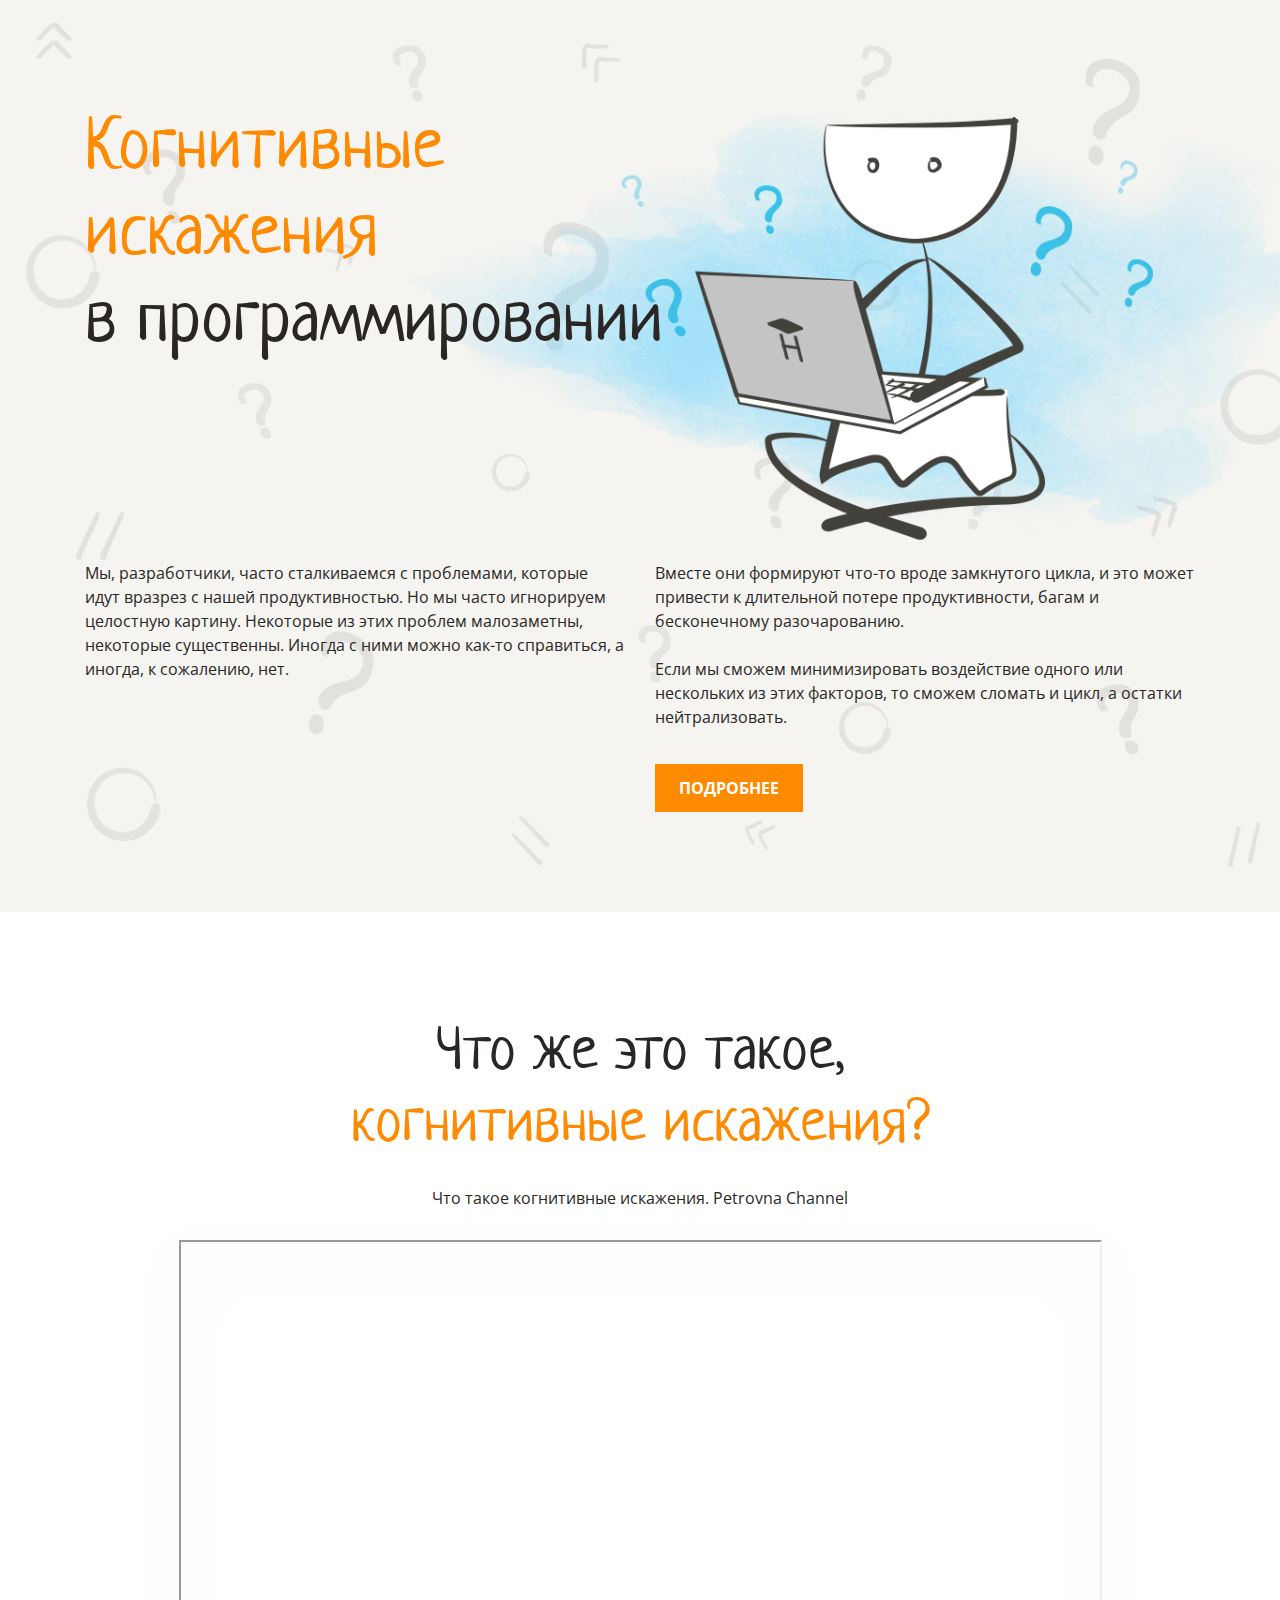
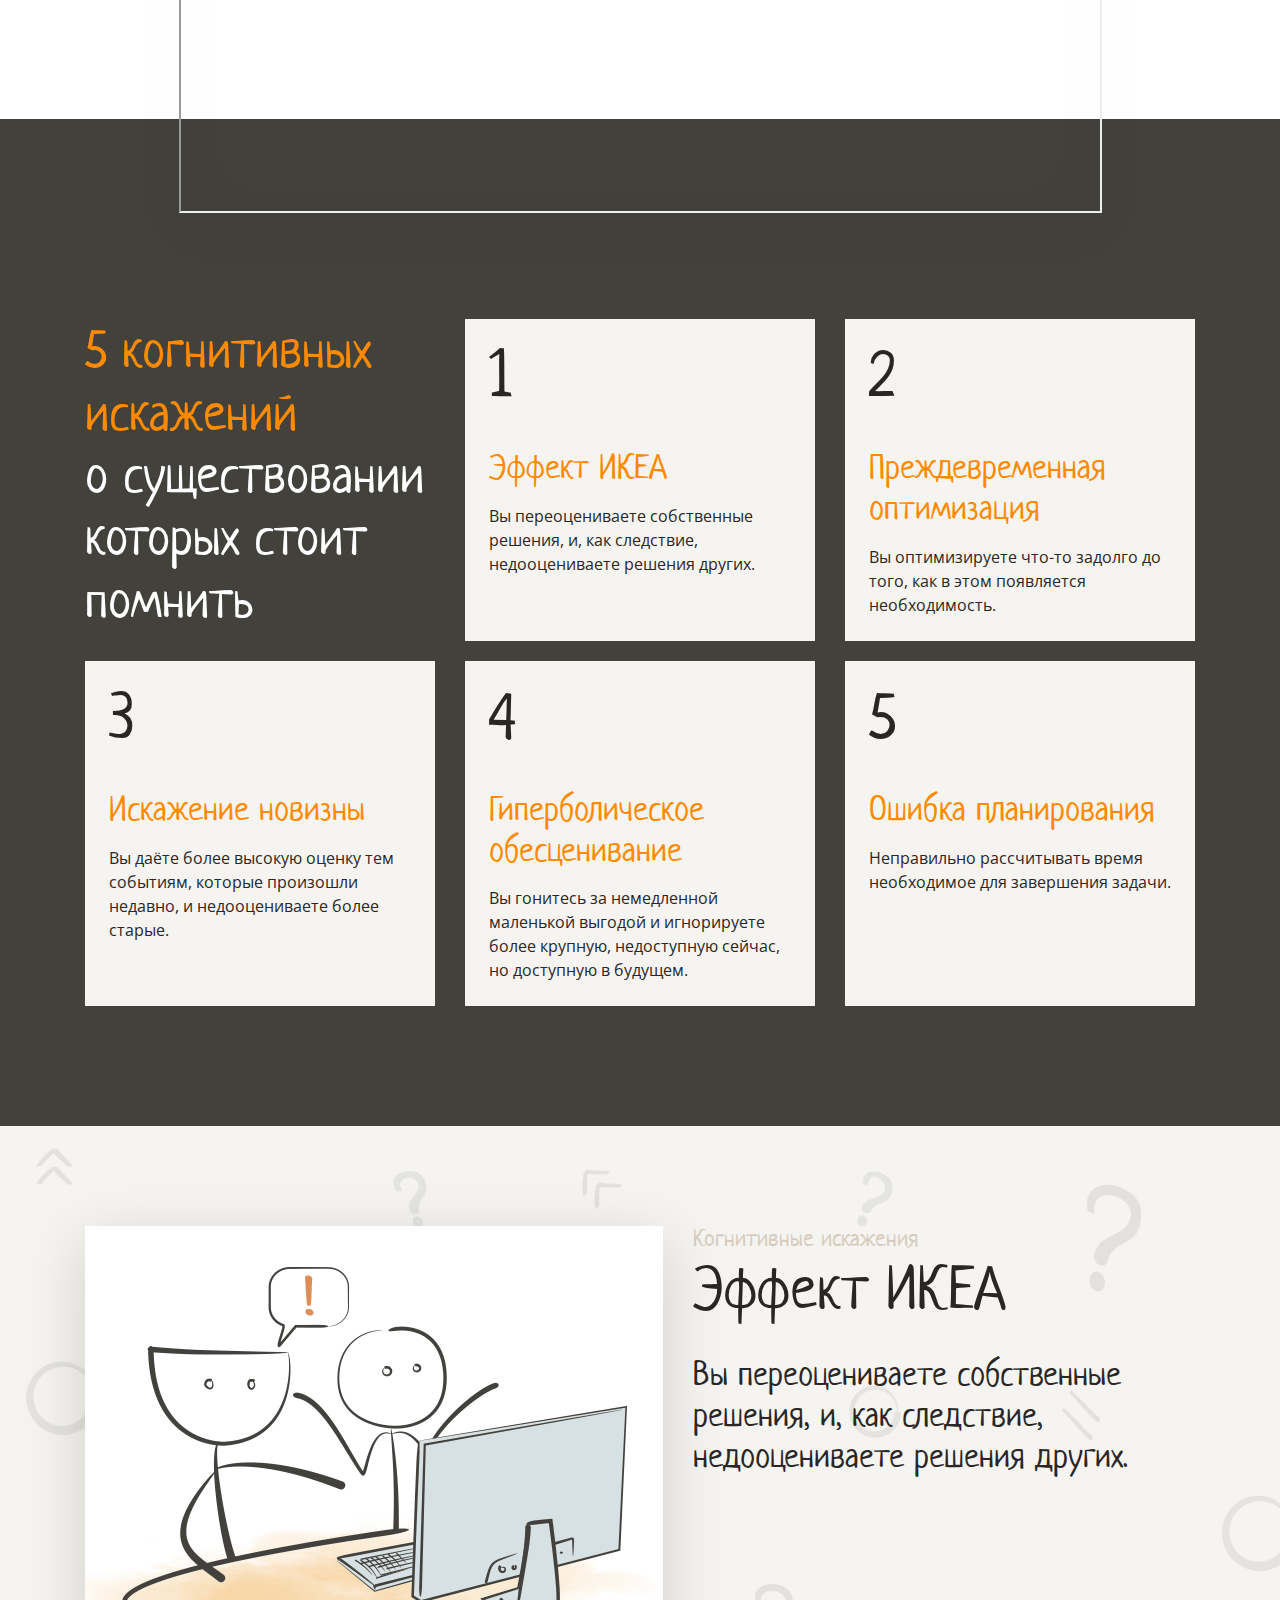
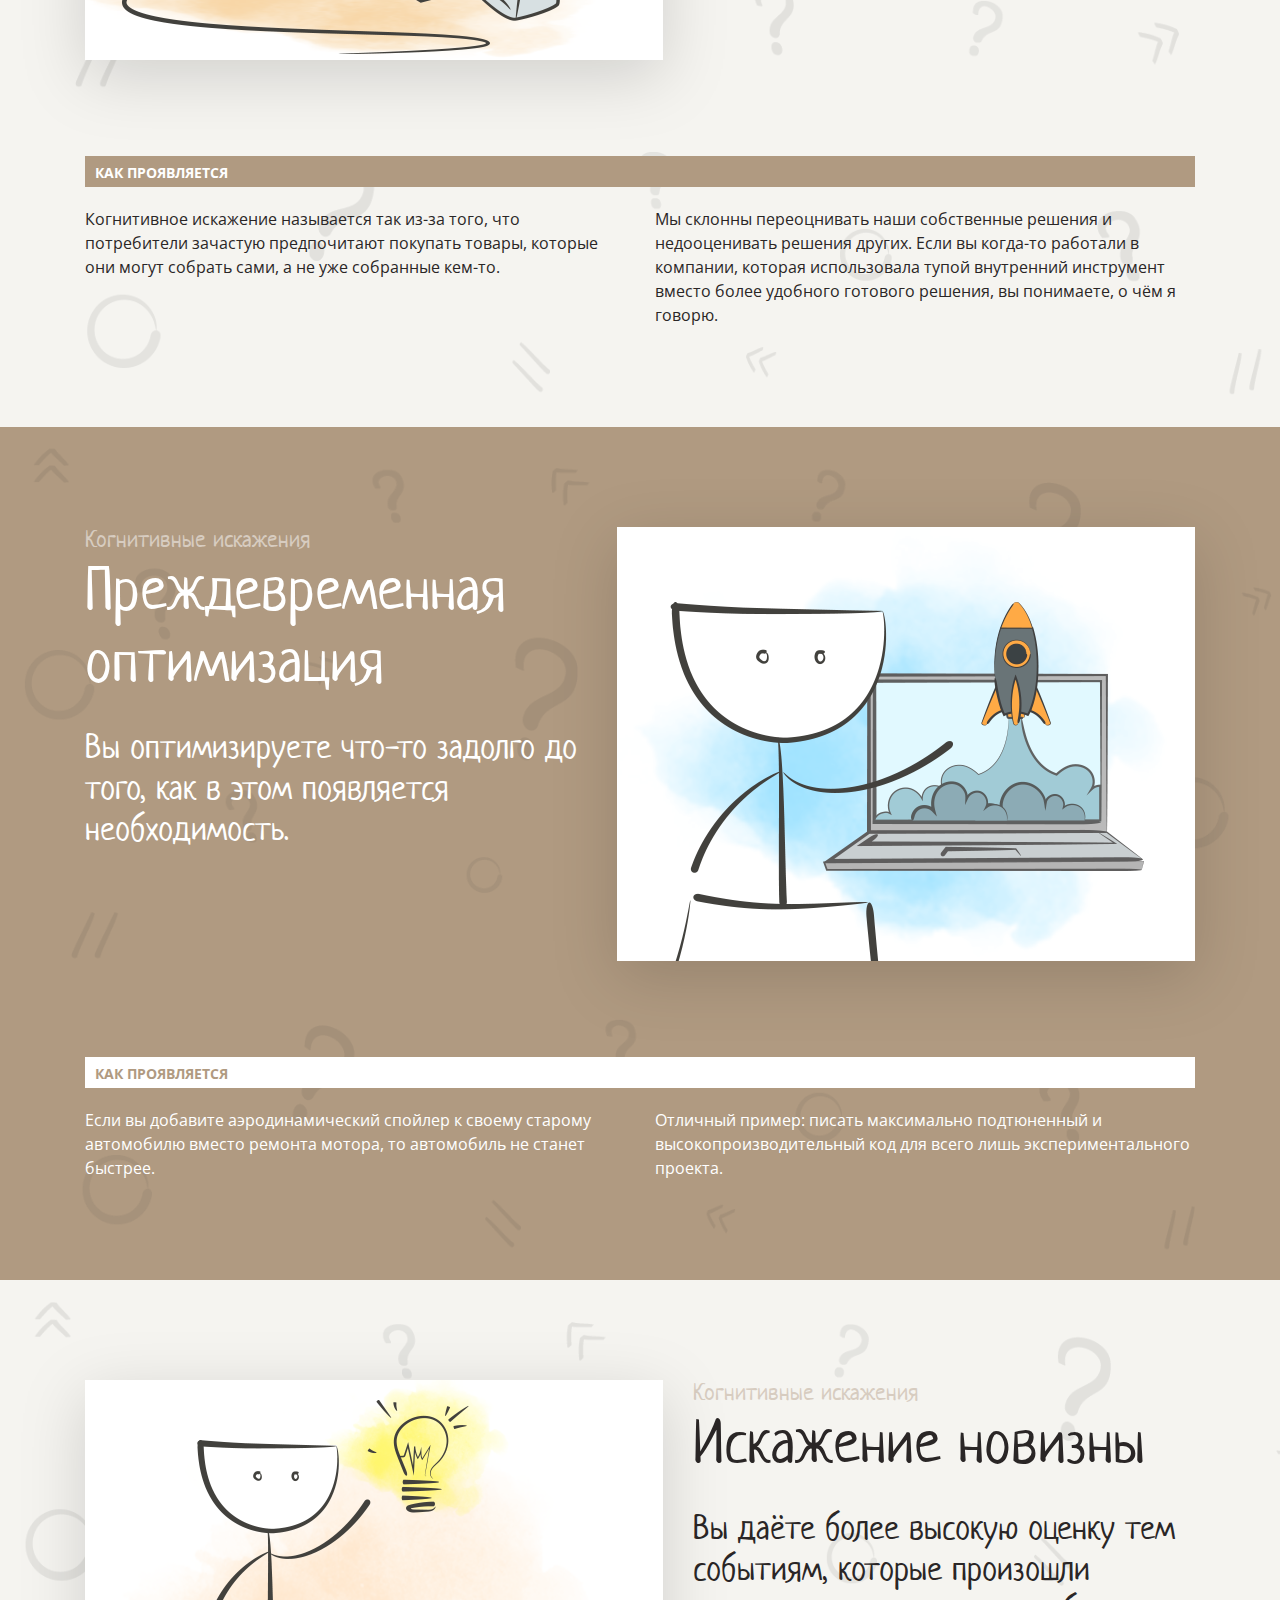
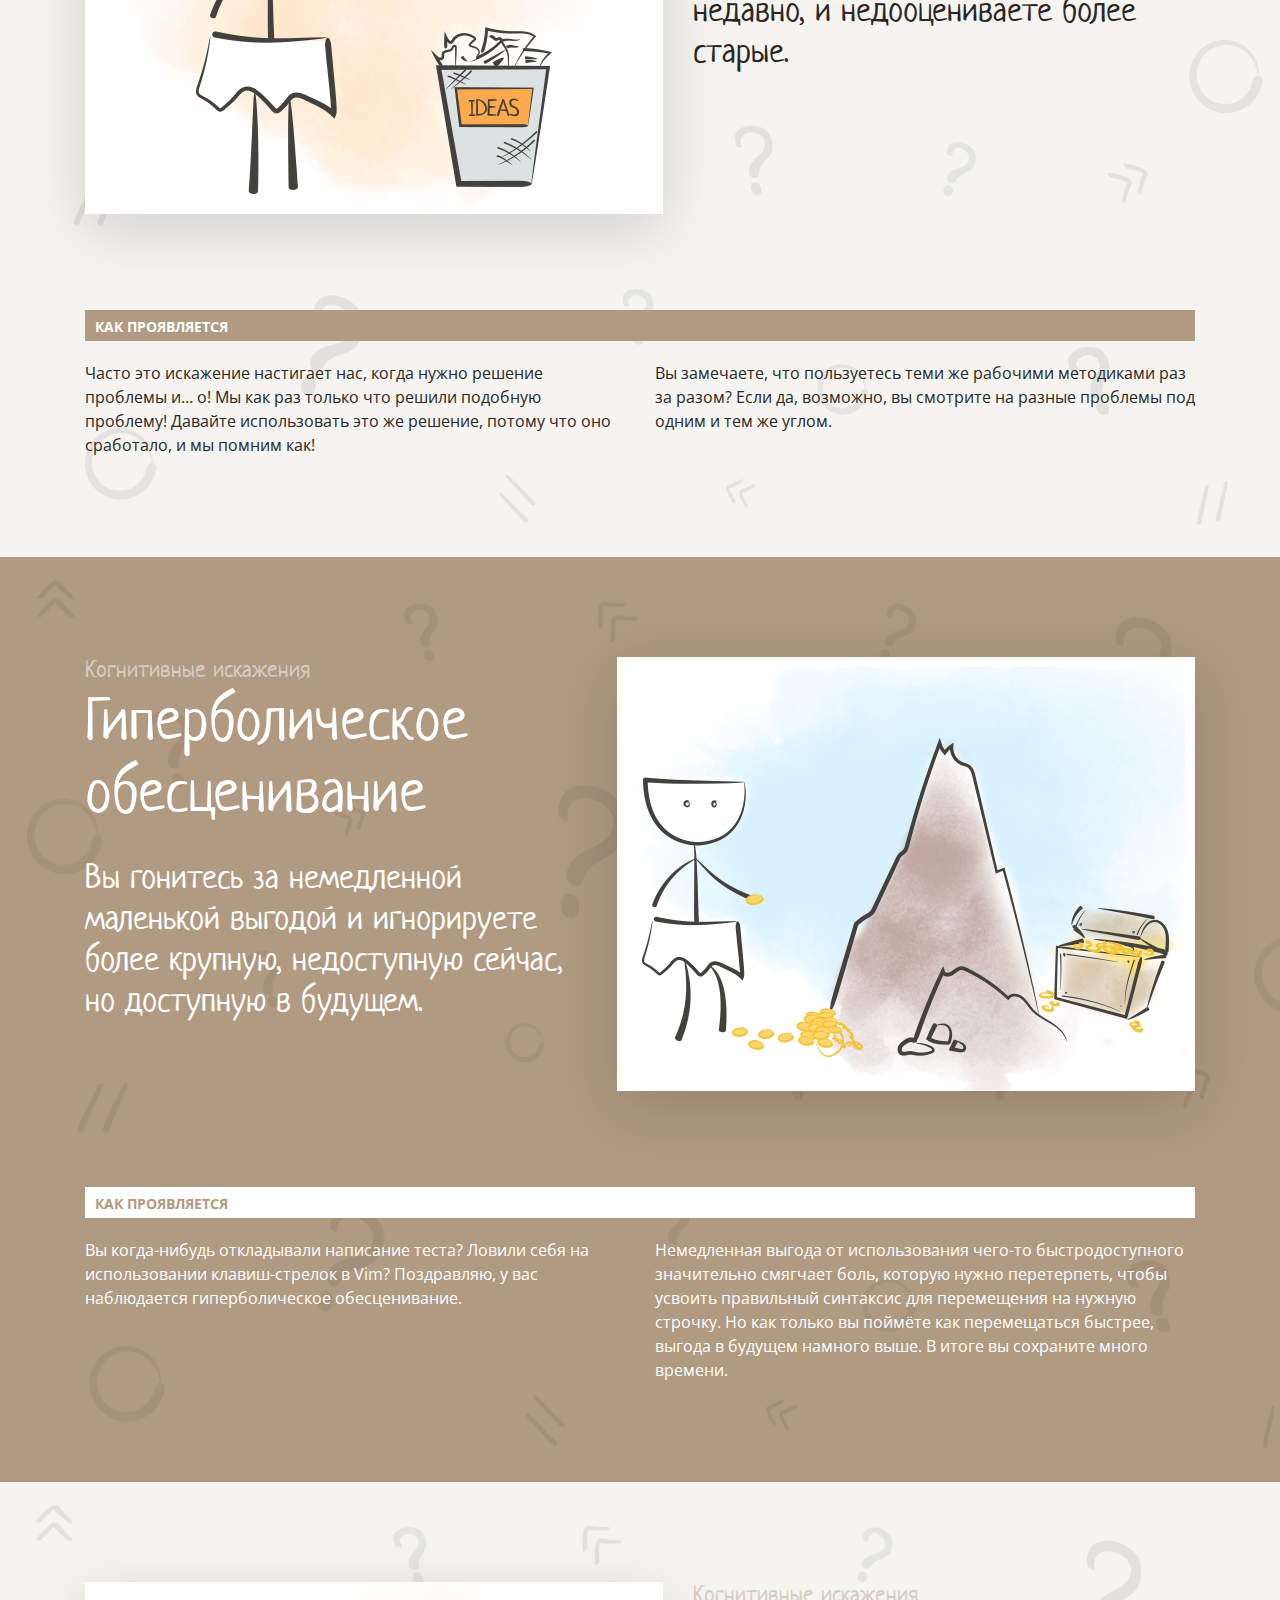
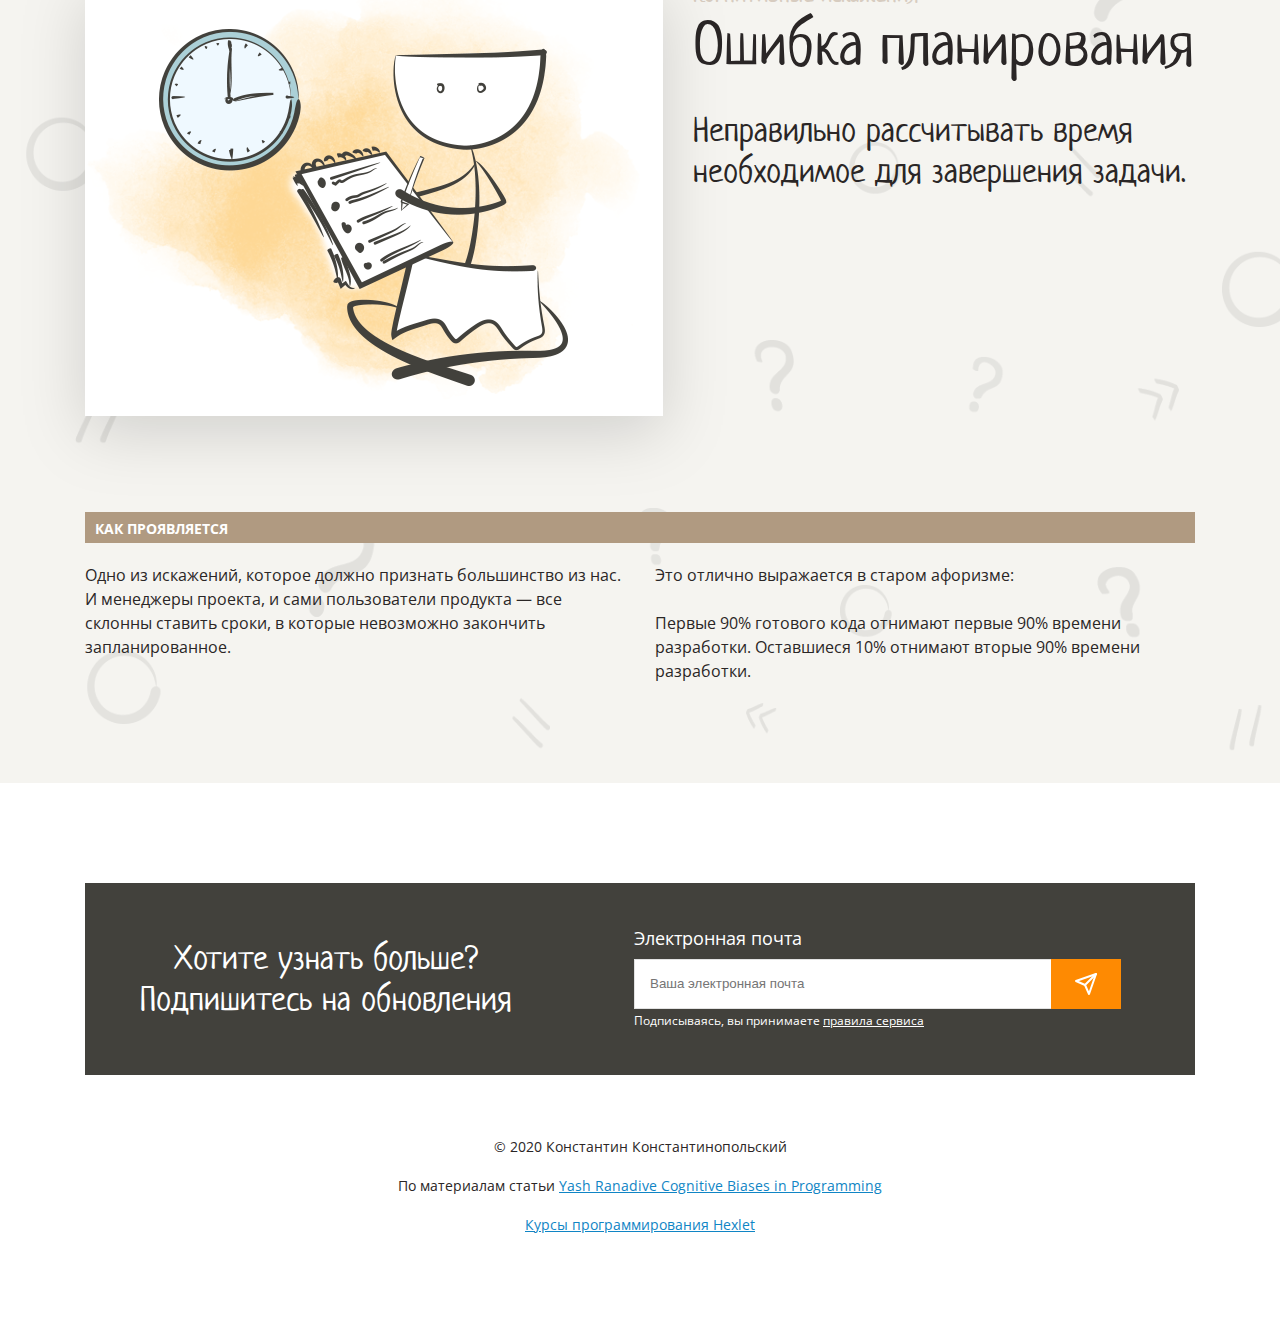
<file: src/index.html>
<!DOCTYPE html>
<html lang="ru">
<head>
  <meta charset="UTF-8">
  <meta name="viewport" content="width=device-width, initial-scale=1.0">
  <meta http-equiv="X-UA-Compatible" content="ie=edge">
  <title>Hexlet</title>
  <link rel="preconnect" href="https://fonts.googleapis.com">
  <link rel="preconnect" href="https://fonts.gstatic.com" crossorigin>
  <link href="https://fonts.googleapis.com/css2?family=Noto+Sans:wght@500&display=swap" rel="stylesheet">
  <link rel="preconnect" href="https://fonts.googleapis.com">
  <link rel="preconnect" href="https://fonts.gstatic.com" crossorigin>
  <link href="https://fonts.googleapis.com/css2?family=Neucha&display=swap" rel="stylesheet">
  <link rel="preconnect" href="https://fonts.googleapis.com">
  <link rel="preconnect" href="https://fonts.gstatic.com" crossorigin>
  <link href="https://fonts.googleapis.com/css2?family=Open+Sans:wght@400;700&display=swap" rel="stylesheet">
  <link rel="stylesheet" href="styles/style.css">
</head>
<body>

<header>
  <div class="container">
    <h1 class="header-title"><span>Когнитивные<br>искажения <br></span>в программировании</h1>
    <img class="image" src="styles/images/main.png" alt="main image">
    <ul>
      <li>
        <p>
          Мы, разработчики, часто сталкиваемся с проблемами, которые идут вразрез с нашей
          продуктивностью. Но мы часто игнорируем целостную картину. Некоторые из этих проблем малозаметны,
          некоторые существенны. Иногда с ними можно как-то справиться, а иногда, к сожалению, нет.
        </p>
      </li>
      <li>
        <p>
          Вместе они формируют что-то вроде замкнутого цикла, и это может
          привести к длительной потере продуктивности, багам и бесконечному разочарованию.<br><br>
          Если мы сможем минимизировать воздействие одного или нескольких из этих факторов,
          то сможем сломать и цикл, а остатки нейтрализовать.

        </p>
        <a class="header-button" href="#navigation">Подробнее</a>
      </li>
    </ul>
  </div>
</header>
<main>
  <section class="pre-video">
    <div class="container">
      <h2 class="pre-video-title">
        Что же это такое,<br>
        <span>когнитивные искажения?</span>
      </h2>
      <p>Что такое когнитивные искажения. Petrovna Channel</p>
      <iframe class="video" width="919" height="569" src="https://www.youtube.com/embed/jie9AizBqss"
              allowfullscreen></iframe>
    </div>
  </section>
  <section id="navigation" class="navigation-cards background">
    <div class="container cards">
      <h2 style="display: none">главный контент</h2>
      <div>
        <h2 class="title">
          5 когнитивных искажений<br>
          <span class="cards-span">о существовании которых стоит помнить</span>
        </h2>
      </div>
      <a href="#ikea-effect" class="cards-link">
        <span class="number">1</span>
        <h3 class="card-title">Эффект ИКЕА</h3>
        <p class="card-text">
          Вы переоцениваете собственные решения, и, как следствие, недооцениваете решения других.
        </p>
      </a>
      <a href="#premature-optimization" class="cards-link">
        <span class="number">2</span>
        <h3 class="card-title">Преждевременная оптимизация</h3>
        <p class="card-text">Вы оптимизируете что-то задолго до того, как в этом появляется необходимость.</p>
      </a>
      <a href="#distortion-of-novelty" class="cards-link">
        <span class="number">3</span>
        <h3 class="card-title">Искажение новизны</h3>
        <p class="card-text">
          Вы даёте более высокую оценку тем событиям, которые произошли недавно, и недооцениваете более старые.
        </p>
      </a>
      <a href="#hyperbolic-depreciation" class="cards-link">
        <span class="number">4</span>
        <h3 class="card-title">Гиперболическое обесценивание</h3>
        <p class="card-text">Вы гонитесь за немедленной маленькой выгодой и игнорируете
          более крупную, недоступную сейчас, но доступную в будущем.
        </p>
      </a>
      <a href="#errors-in-planning" class="cards-link">
        <span class="number">5</span>
        <h3 class="card-title">Ошибка планирования</h3>
        <p class="card-text">
          Неправильно рассчитывать время необходимое для завершения задачи.
        </p>
      </a></div>
  </section>
  <section id="ikea-effect" class="ikea-effects">
    <div class="container">
      <div class="img-and-title">
        <div class="image-wrapper">
          <img class="ikea-effects-img" src="styles/images/1.png" alt="effect ikea" width="578" height="434">
        </div>
        <div>
          <span class="ikea-effects-subtitle">Когнитивные искажения</span>
          <h2 class="ikea-effects-inscription">Эффект ИКЕА</h2>
          <p class="ikea-effects-paragraph">
            Вы переоцениваете собственные решения, и, как следствие, недооцениваете решения других.
          </p>
        </div>

      </div>
      <h4 class="ikea-effects-title">Как проявляется</h4>
      <div class="ikea-effects-wrapper">
        <p class="ikea-effects-text">
          Когнитивное искажение называется так из-за того, что потребители зачастую предпочитают покупать товары,
          которые
          они могут собрать сами, а не уже собранные кем-то.
        </p>
        <p class="ikea-effects-text">
          Мы склонны переоцнивать наши собственные решения и недооценивать решения других. Если вы когда-то работали в
          компании, которая использовала тупой внутренний инструмент вместо более удобного готового решения, вы
          понимаете,
          о чём я говорю.
        </p>
      </div>
    </div>
  </section>
  <section id="premature-optimization" class="premature-optimization">
    <div class="container">
      <div class="img-and-title">
        <div>
          <span class="premature-optimization-subtitle">Когнитивные искажения</span>
          <h2 class="premature-optimization-inscription">Преждевременная оптимизация</h2>
          <p class="premature-optimization-paragraph">
            Вы оптимизируете что-то задолго до того, как в этом появляется необходимость.
          </p>
        </div>
        <div class="image-wrapper indent-left">
          <img class="ikea-effects-img" src="styles/images/2.png" alt="effect ikea" width="578" height="434">
        </div>
      </div>
      <h4 class="premature-optimization-title">Как проявляется</h4>
      <div class="ikea-effects-wrapper">
        <p class="premature-optimization-text">
          Если вы добавите аэродинамический спойлер к своему старому автомобилю вместо ремонта мотора, то автомобиль не
          станет быстрее.
        </p>
        <p class="premature-optimization-text">
          Отличный пример: писать максимально подтюненный и высокопроизводительный код для всего лишь экспериментального
          проекта.
        </p>
      </div>
    </div>
  </section>
  <section id="distortion-of-novelty" class="distortion-of-novelty">
    <div class="container">
      <div class="img-and-title">
        <div class="image-wrapper">
          <img class="ikea-effects-img" src="styles/images/3.png" alt="effect ikea" width="578" height="434">
        </div>
        <div>
          <span class="ikea-effects-subtitle">Когнитивные искажения</span>
          <h2 class="ikea-effects-inscription">Искажение новизны</h2>
          <p class="ikea-effects-paragraph">
            Вы даёте более высокую оценку тем событиям, которые произошли недавно, и недооцениваете более старые.
          </p>
        </div>

      </div>
      <h4 class="ikea-effects-title">Как проявляется</h4>
      <div class="ikea-effects-wrapper">
        <p class="ikea-effects-text">
          Часто это искажение настигает нас, когда нужно решение проблемы и… о! Мы как раз только что решили подобную
          проблему! Давайте использовать это же решение, потому что оно сработало, и мы помним как!
        </p>
        <p class="ikea-effects-text">
          Вы замечаете, что пользуетесь теми же рабочими методиками раз за разом? Если да, возможно, вы смотрите на
          разные проблемы под одним и тем же углом.
        </p>
      </div>
    </div>
  </section>
  <section id="hyperbolic-depreciation" class="hyperbolic-depreciation">
    <div class="container">
      <div class="img-and-title">
        <div>
          <span class="premature-optimization-subtitle">Когнитивные искажения</span>
          <h2 class="premature-optimization-inscription">Гиперболическое обесценивание</h2>
          <p class="premature-optimization-paragraph">
            Вы гонитесь за немедленной маленькой выгодой и игнорируете более крупную, недоступную сейчас, но доступную в
            будущем.
          </p>
        </div>
        <div class="image-wrapper indent-left">
          <img class="ikea-effects-img" src="styles/images/4.png" alt="effect ikea" width="578" height="434">
        </div>
      </div>
      <h4 class="premature-optimization-title">Как проявляется</h4>
      <div class="ikea-effects-wrapper">
        <p class="premature-optimization-text">
          Вы когда-нибудь откладывали написание теста? Ловили себя на использовании клавиш-стрелок в Vim? Поздравляю, у
          вас наблюдается гиперболическое обесценивание.
        </p>
        <p class="premature-optimization-text">
          Немедленная выгода от использования чего-то быстродоступного значительно смягчает боль, которую нужно
          перетерпеть, чтобы усвоить правильный синтаксис для перемещения на нужную строчку. Но как только вы поймёте
          как перемещаться быстрее, выгода в будущем намного выше. В итоге вы сохраните много времени.
        </p>
      </div>
    </div>
  </section>
  <section id="errors-in-planning" class="errors-in-planning">
    <div class="container">
      <div class="img-and-title">
        <div class="image-wrapper">
          <img class="ikea-effects-img" src="styles/images/5.png" alt="effect ikea" width="578" height="434">
        </div>
        <div>
          <span class="ikea-effects-subtitle">Когнитивные искажения</span>
          <h2 class="ikea-effects-inscription">Ошибка планирования</h2>
          <p class="ikea-effects-paragraph">
            Неправильно рассчитывать время необходимое для завершения задачи.
          </p>
        </div>

      </div>
      <h4 class="ikea-effects-title">Как проявляется</h4>
      <div class="ikea-effects-wrapper">
        <p class="ikea-effects-text">
          Одно из искажений, которое должно признать большинство из нас. И менеджеры проекта, и сами пользователи
          продукта — все склонны ставить сроки, в которые невозможно закончить запланированное.
        </p>
        <p class="ikea-effects-text">
          Это отлично выражается в старом афоризме:<br><br>
          Первые 90% готового кода отнимают первые 90% времени разработки. Оставшиеся 10% отнимают вторые 90% времени
          разработки.
        </p>
      </div>
    </div>
  </section>
</main>
<footer>
  <div class="container">
    <div class="footer-info">
      <div>
        <h3 class="footer-text">
          Хотите узнать больше? <br>Подпишитесь на обновления
        </h3>
      </div>
      <form action class="email-wrapper">
        <div class="form-your-email">
          Электронная почта
        </div>
        <label for="email" class="email"></label>
        <input class="form-input" id="email" type="email" placeholder="Ваша электронная почта">
        <button class="button"></button>
        <div class="footer-substring">Подписываясь, вы принимаете <a class="link email-link" href="#">правила
          сервиса</a>
        </div>
      </form>
    </div>

    <div class="contact-information text-center">
      <p class="footer-contact">© 2020 Константин Константинопольский</p>
      <p class="footer-contact">По материалам статьи <a class="link"
                                                        href="https://medium.com/hackernoon/cognitive-biases-in-programming-5e937707c27b">Yash
        Ranadive Cognitive Biases in Programming</a></p>
      <a class="link" href="https://ru.hexlet.io">Курсы программирования Hexlet</a>
    </div>
  </div>
</footer>

</body>
</html>
</file>
<file: src/styles/style.css>
/** CSS STYLE **/

* {
  margin: 0;
  padding: 0;
}

:root {
  --white: #fff;
  --translucent-white: #d7ccc0;
  --translucent-dark: #908d8b;
  --light: #f5f4f0;
  --main: #fe8a02;
  --main-dark: #42413c;
  --dark: #2a2626;
  --brown: #b09a81;
  --blue: #1085c5;
}

body {
  overflow-x: hidden;

  color: var(--dark);
  font-size: 16px;
  font-family: "Open Sans", sans-serif;
  line-height: 1.5em;
}

span {
  color: var(--main);
}

h1,
h2,
h3 {
  margin: 0;

  font-weight: 400;
  font-family: Neucha, cursive;
  line-height: 1.2;
}

h1 {
  font-size: 72px;
}

h2 {
  font-size: 60px;
}

h3 {
  font-size: 34px;
}

.container {
  position: relative;

  width: 1110px;
  margin: 0 auto;
  padding: 100px 0;
}

header {
  background-color: var(--light);
}

.image {
  position: absolute;
  top: 55px;
  right: -270px;

  height: 525px;
}

ul {
  display: flex;
  gap: 30px;
  padding: 0;

  list-style: none;
}

li {
  width: 50%;
}

.header-title {
  position: relative;
  z-index: 1;

  margin-bottom: 202px;
}

.header-button {
  display: block;
  width: 100px;
  margin-top: 35px;
  padding: 12px 24px;

  color: var(--white);
  font-weight: bold;
  text-align: center;
  text-transform: uppercase;
  text-decoration: none;

  background-color: var(--main);
}

.pre-video {
  margin-bottom: -200px;

  text-align: center;
}

.pre-video-title {
  margin-bottom: 30px;
}

.ikea-effects-img {
  filter: drop-shadow(0 16px 32px rgb(0 0 0 / 15%));
}

iframe {
  position: relative;
  z-index: 2;

  margin-top: 30px;

  filter: drop-shadow(0 16px 32px rgb(0 0 0 / 15%));
}

.navigation-cards {
  position: relative;

  padding-top: 100px;
}

.cards {
  display: flex;
  flex-wrap: wrap;
  justify-content: space-between;
}

.first-title {
  display: block;
  box-sizing: border-box;
  width: 350px;
  margin-bottom: 20px;

  line-height: 60px;
  text-decoration: none;
}

.cards-link {
  box-sizing: border-box;
  width: 350px;
  margin-bottom: 20px;
  padding: 24px;

  text-decoration: none;

  background-color: var(--light);
}

.card-text {
  color: var(--dark);
}

.background::before {
  position: absolute;
  top: 0;
  left: 0;
  z-index: -1;

  width: 100%;
  height: 100%;

  background-color: var(--main-dark);
  background-size: 100%;

  content: "";
}

.navigation p {
  font-weight: normal;
}

.number {

  display: block;
  margin-bottom: 40px;

  color: var(--dark);
  font-size: 64px;
  font-family: Neucha, sans-serif;
  line-height: 1em;
}

.title {
  width: 350px;
  margin: 0;

  color: var(--main);
  font-size: 52px;

  font-family: Neucha, cursive;
}

.cards-span {
  color: var(--white);
}

.card-title {
  margin-bottom: 16px;

  color: var(--main);
}

header::before,
.ikea-effects::before,
.premature-optimization::before,
.distortion-of-novelty::before,
.hyperbolic-depreciation::before,
.errors-in-planning::before {
  position: absolute;
  top: 0;
  left: 0;

  width: 100%;
  height: 100%;

  background-image: url("images/background.png");
  background-repeat: no-repeat;
  background-size: cover;
  opacity: 0.1;

  content: "";
}

.img-and-title {
  display: flex;
  margin-bottom: 90px;
}

#ikea-effect,
#premature-optimization,
#distortion-of-novelty,
#hyperbolic-depreciation,
#errors-in-planning {
  position: relative;

  background-color: var(--light);
}

.image-wrapper {
  margin-right: 30px;

  vertical-align: middle;
}

.ikea-effects-title,
.premature-optimization-title,
.distortion-of-novelty-title,
.hyperbolic-depreciation-title,
.errors-in-planning-title {
  margin-bottom: 20px;
  padding: 5px 0 2px 10px;

  color: var(--white);
  font-weight: 700;
  font-size: 14px;
  font-family: "Open Sans", sans-serif;
  text-transform: uppercase;

  background-color: var(--brown);
}

.indent-left {
  margin-right: 0;
  margin-left: 30px;
}

.ikea-effects-wrapper {
  display: flex;
}

.ikea-effects-text,
.premature-optimization-text,
.distortion-of-novelty-text,
.hyperbolic-depreciation-text,
.errors-in-planning-text {
  flex: none;
  width: 540px;
  margin-right: 30px;
}

.ikea-effects-subtitle,
.premature-optimization-subtitle,
.distortion-of-novelty-subtitle,
.hyperbolic-depreciation-subtitle,
.errors-in-planning-subtitle {
  margin: 0;

  color: var(--translucent-white);
  font-weight: 400;
  font-size: 24px;
  font-family: Neucha, sans-serif;
}

.ikea-effects-inscription,
.premature-optimization-inscription,
.distortion-of-novelty-inscription,
.hyperbolic-depreciation-inscription,
.errors-in-planning-inscription {
  margin-bottom: 30px;

  color: #2a2626;
  font-weight: 400;
  font-size: 60px;
  font-family: Neucha, sans-serif;
}

.ikea-effects-paragraph,
.distortion-of-novelty-paragraph,
.hyperbolic-depreciation-paragraph,
.errors-in-planning-paragraph,
.premature-optimization-paragraph {
  font-weight: 400;
  font-size: 34px;
  font-family: Neucha, sans-serif;
  line-height: 1.2em;
}

.premature-optimization-title,
.hyperbolic-depreciation-title {

  color: var(--brown);

  background-color: var(--white);
}

#premature-optimization,
#hyperbolic-depreciation {

  background-color: var(--brown);
}

.premature-optimization-paragraph,
.premature-optimization-inscription,
.premature-optimization-text {
  color: white;
}

footer {
  font-size: 14px;
  text-align: center;
}

.button {
  position: relative;
}

.button::before {
  position: absolute;
  top: -29px;
  left: -12px;

  width: 70px;
  height: 50px;

  background: #fe8a02 url("images/send.svg") no-repeat center center;
  cursor: pointer;

  content: "";
}

.footer-info {
  display: flex;
  align-items: center;

  color: var(--white);

  background-color: var(--main-dark);
}

.footer-text {
  margin: 55px 122px 55px 55px;

  color: var(--white);
  line-height: 120%;
}

.link {
  padding: 0;

  color: var(--blue);
  font-weight: 400;

  background-color: transparent;
}

.email-link {
  color: var(--white);
  font-weight: 400;
  font-size: 12px;
  font-family: "Open Sans", sans-serif;
  text-decoration: underline;
  text-decoration: revert;
}

.footer-substring {
  margin: 0;

  font-size: 12px;
  font-family: "Open Sans", sans-serif;
  text-align: left;
}

.input-wrapper {
  display: flex;
}

.email {
  text-align: left;
}

.form-your-email {
  margin-bottom: 9px;

  color: var(--white);
  font-size: 18px;
  text-align: left;
}

.form-input {
  box-sizing: border-box;
  width: 423px;
  height: 50px;
  padding: 15px;

  border: 1px solid #e2e2e2;
}

.text-center {
  text-align: center;
}

.contact-information {
  margin-top: 60px;

  font-size: 14px;
}

.contact-information p {
  margin-bottom: 15px;
}
</file>
